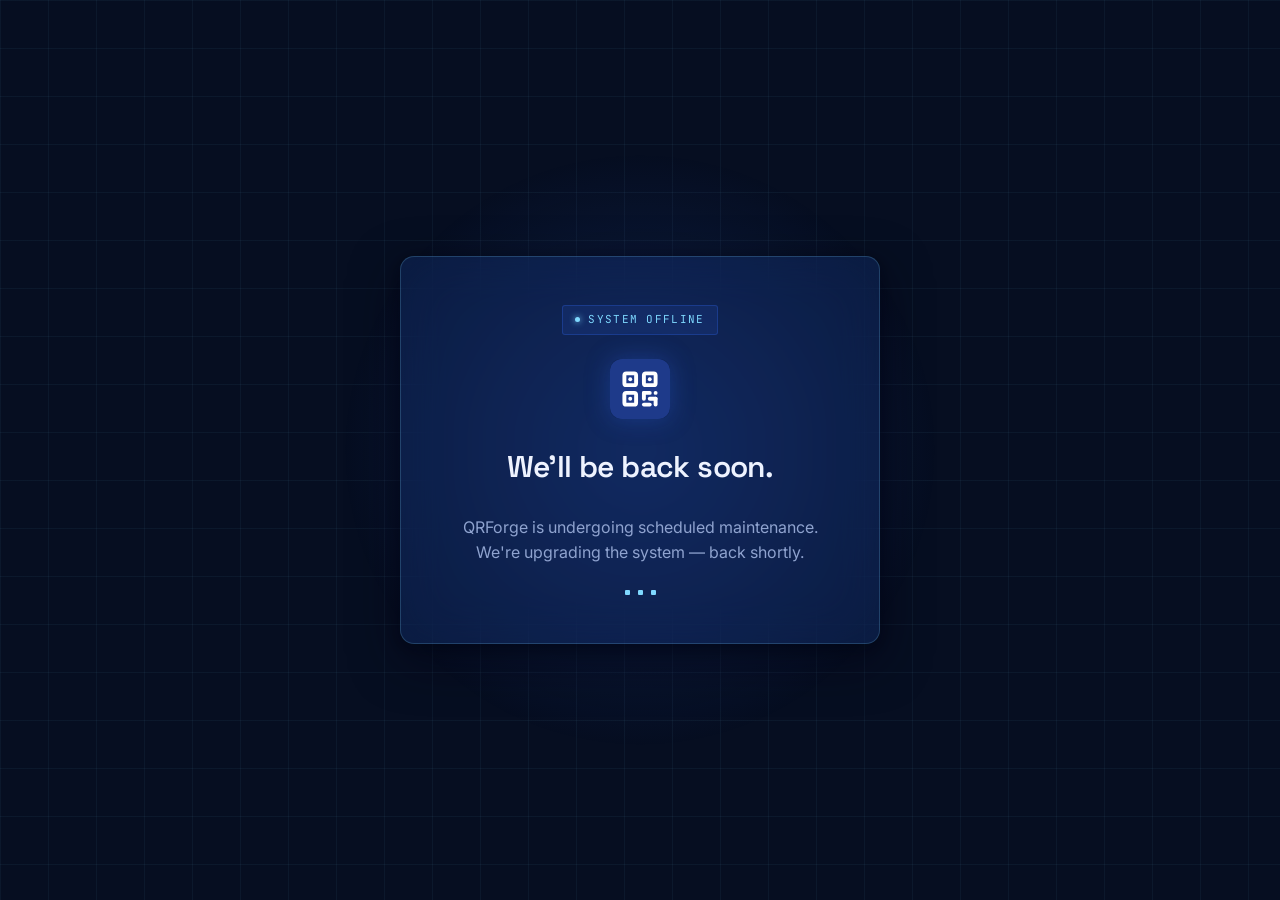
<file: public/dev/maintenance.html>
<!DOCTYPE html>
<html lang="en">
<head>
  <meta charset="UTF-8" />
  <meta name="viewport" content="width=device-width, initial-scale=1.0" />
  <title>QRForge — Maintenance</title>
  <link rel="stylesheet" href="../../css/style.css" />
  <style>
    body {
      min-height: 100vh;
      display: flex;
      flex-direction: column;
      align-items: center;
      justify-content: center;
      background: var(--surface-0);
      overflow: hidden;
    }

    /* Blueprint drafting grid */
    .maint-bg {
      position: fixed;
      inset: 0;
      z-index: 0;
      background-image:
        linear-gradient(rgba(127,217,255,0.05) 1px, transparent 1px),
        linear-gradient(90deg, rgba(127,217,255,0.05) 1px, transparent 1px);
      background-size: 48px 48px;
      animation: gridDrift 20s linear infinite;
    }
    @keyframes gridDrift {
      from { background-position: 0 0; }
      to   { background-position: 48px 48px; }
    }

    .maint-glow {
      position: fixed;
      width: 600px;
      height: 600px;
      top: 50%;
      left: 50%;
      transform: translate(-50%, -50%);
      background: radial-gradient(ellipse, rgba(44,92,214,0.24) 0%, transparent 70%);
      pointer-events: none;
      animation: glowPulse 4s ease-in-out infinite alternate;
      z-index: 0;
    }
    @keyframes glowPulse {
      from { transform: translate(-50%,-50%) scale(0.9); opacity: 0.7; }
      to   { transform: translate(-50%,-50%) scale(1.1); opacity: 1; }
    }

    .maint-card {
      position: relative;
      z-index: 2;
      background: var(--surface-glass-strong);
      backdrop-filter: blur(24px);
      border: 1px solid var(--border-medium);
      border-radius: var(--radius-xl);
      padding: 3rem 3.5rem;
      max-width: 480px;
      width: 90%;
      text-align: center;
      display: flex;
      flex-direction: column;
      align-items: center;
      gap: 1.5rem;
      box-shadow: var(--shadow-lg);
    }

    .maint-icon {
      width: 60px;
      height: 60px;
      border-radius: var(--radius-lg);
      overflow: hidden;
      box-shadow: var(--shadow-glow);
      animation: iconBob 3s ease-in-out infinite;
    }
    @keyframes iconBob {
      0%,100% { transform: translateY(0); }
      50%      { transform: translateY(-6px); }
    }

    .status-tag {
      display: inline-flex; align-items: center; gap: 8px;
      font-family: var(--font-mono);
      font-size: 0.6875rem; letter-spacing: 0.12em; text-transform: uppercase;
      color: var(--accent);
      background: rgba(44,92,214,0.14);
      border: 1px solid rgba(44,92,214,0.35);
      padding: 5px 12px; border-radius: 3px;
    }
    .status-tag::before { content: ''; width: 5px; height: 5px; background: var(--accent); box-shadow: 0 0 6px var(--accent); border-radius: 50%; animation: pulseDot 1.6s ease-in-out infinite; }
    @keyframes pulseDot { 0%,100% { opacity: 1; } 50% { opacity: 0.3; } }

    .maint-title {
      font-family: var(--font-display);
      font-size: 1.875rem;
      font-weight: 600;
      letter-spacing: -0.02em;
      color: var(--text-primary);
    }
    .maint-sub {
      font-size: 1rem;
      color: var(--text-secondary);
      line-height: 1.6;
    }

    /* Animated dots */
    .loading-dots {
      display: flex;
      gap: 8px;
      align-items: center;
    }
    .dot {
      width: 5px;
      height: 5px;
      background: var(--accent);
      border-radius: 1px;
      animation: dotBounce 1.4s ease-in-out infinite;
    }
    .dot:nth-child(2) { animation-delay: 0.2s; }
    .dot:nth-child(3) { animation-delay: 0.4s; }
    @keyframes dotBounce {
      0%,80%,100% { transform: scale(0.6); opacity: 0.4; }
      40%          { transform: scale(1); opacity: 1; }
    }
    .maint-icon {
  width: 60px;
  height: 60px;
  border-radius: var(--radius-lg);
  overflow: hidden;
  box-shadow: var(--shadow-glow);
  animation: iconBob 3s ease-in-out infinite;
}
.maint-icon svg {
  display: block;
  width: 100%;
  height: 100%;
}
  </style>
</head>
<body>
  <div class="maint-bg" aria-hidden="true"></div>
  <div class="maint-glow" aria-hidden="true"></div>

  <div class="maint-card">
    <span class="status-tag">System offline</span>
    <div class="maint-icon">
      <svg xmlns="http://www.w3.org/2000/svg" xmlns:xlink="http://www.w3.org/1999/xlink" viewBox="0 0 256 256" width="256" height="256">
            <defs><clipPath id="bgc"><rect width="256" height="256" rx="51.2"/></clipPath></defs>
            <rect width="256" height="256" rx="51.2" fill="#1e3a8a"/>
            
            <g opacity="1" transform="translate(128,128) rotate(0)" color="#ffffff"><svg x="-99.84" y="-99.84" width="199.68" height="199.68" viewBox="0 0 24 24" fill="none" stroke="currentColor" stroke-width="2" stroke-linecap="round" stroke-linejoin="round"> <path d="M4 5a1 1 0 0 1 1 -1h4a1 1 0 0 1 1 1v4a1 1 0 0 1 -1 1h-4a1 1 0 0 1 -1 -1l0 -4" /> <path d="M7 17l0 .01" /> <path d="M14 5a1 1 0 0 1 1 -1h4a1 1 0 0 1 1 1v4a1 1 0 0 1 -1 1h-4a1 1 0 0 1 -1 -1l0 -4" /> <path d="M7 7l0 .01" /> <path d="M4 15a1 1 0 0 1 1 -1h4a1 1 0 0 1 1 1v4a1 1 0 0 1 -1 1h-4a1 1 0 0 1 -1 -1l0 -4" /> <path d="M17 7l0 .01" /> <path d="M14 14l3 0" /> <path d="M20 14l0 .01" /> <path d="M14 14l0 3" /> <path d="M14 20l3 0" /> <path d="M17 17l3 0" /> <path d="M20 17l0 3" /> </svg></g>
            
      </svg>
    </div>
    <h1 class="maint-title">We'll be back soon.</h1>
    <p class="maint-sub">QRForge is undergoing scheduled maintenance. We're upgrading the system — back shortly.</p>
    <div class="loading-dots" aria-label="Loading">
      <div class="dot"></div>
      <div class="dot"></div>
      <div class="dot"></div>
    </div>
  </div>
</body>
</html>
</file>
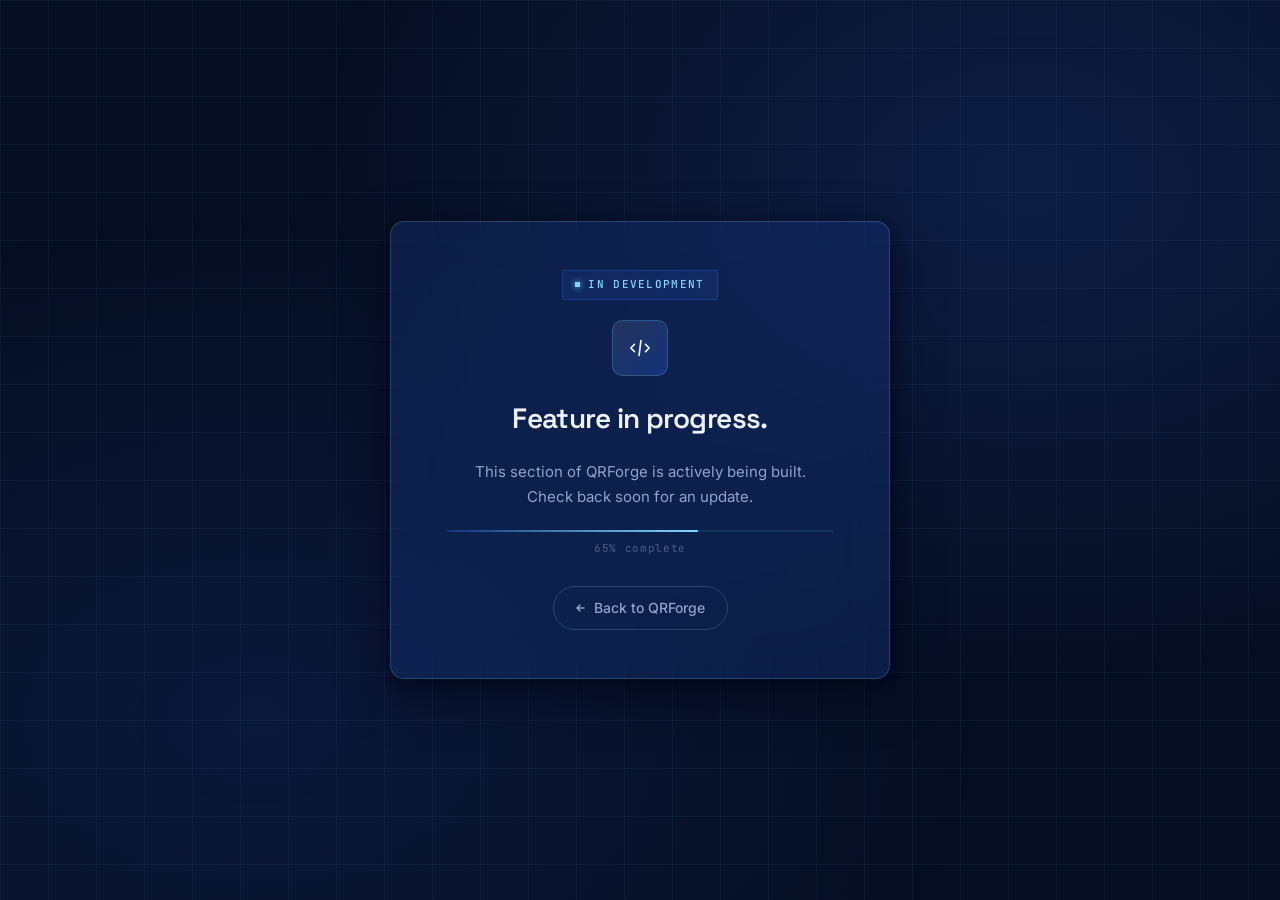
<file: public/dev/under-development.html>
<!DOCTYPE html>
<html lang="en">
<head>
  <meta charset="UTF-8" />
  <meta name="viewport" content="width=device-width, initial-scale=1.0" />
  <title>QRForge — Coming Soon</title>
  <link rel="stylesheet" href="../../css/style.css" />
  <style>
    body {
      min-height: 100vh;
      display: flex;
      flex-direction: column;
      align-items: center;
      justify-content: center;
      background: var(--surface-0);
      overflow: hidden;
    }
    .dev-bg {
      position: fixed;
      inset: 0;
      z-index: 0;
      background-image:
        linear-gradient(rgba(127,217,255,0.05) 1px, transparent 1px),
        linear-gradient(90deg, rgba(127,217,255,0.05) 1px, transparent 1px);
      background-size: 48px 48px;
    }
    .dev-bg::after {
      content: '';
      position: absolute; inset: 0;
      background:
        radial-gradient(ellipse at 20% 80%, rgba(28,70,163,0.20) 0%, transparent 50%),
        radial-gradient(ellipse at 80% 20%, rgba(44,92,214,0.20) 0%, transparent 50%);
    }
    .dev-card {
      position: relative;
      z-index: 2;
      background: var(--surface-glass-strong);
      backdrop-filter: blur(24px);
      border: 1px solid var(--border-medium);
      border-radius: var(--radius-xl);
      padding: 3rem 3.5rem;
      max-width: 500px;
      width: 90%;
      text-align: center;
      display: flex;
      flex-direction: column;
      align-items: center;
      gap: 1.25rem;
      box-shadow: var(--shadow-lg);
    }
    .dev-badge {
      display: inline-flex;
      align-items: center;
      gap: 8px;
      padding: 5px 12px;
      border-radius: 3px;
      font-family: var(--font-mono);
      font-size: 0.6875rem;
      font-weight: 500;
      letter-spacing: 0.12em;
      text-transform: uppercase;
      background: rgba(44,92,214,0.14);
      color: var(--accent);
      border: 1px solid rgba(44,92,214,0.35);
    }
    .dev-badge::before { content: ''; width: 5px; height: 5px; background: var(--accent); box-shadow: 0 0 6px var(--accent); }
    .dev-icon {
      width: 56px;
      height: 56px;
      background: linear-gradient(135deg, var(--slate), var(--blue-700));
      border: 1px solid var(--border-medium);
      border-radius: var(--radius-lg);
      display: flex;
      align-items: center;
      justify-content: center;
      animation: devIconPulse 3s ease-in-out infinite;
    }
    @keyframes devIconPulse {
      0%,100% { box-shadow: 0 0 0 0 rgba(36,52,92,0.4); }
      50%      { box-shadow: 0 0 0 12px rgba(36,52,92,0); }
    }
    .dev-title {
      font-family: var(--font-display);
      font-size: 1.75rem;
      font-weight: 600;
      letter-spacing: -0.02em;
      color: var(--text-primary);
    }
    .dev-sub {
      font-size: 0.9375rem;
      color: var(--text-secondary);
      line-height: 1.65;
      max-width: 340px;
    }
    /* Progress — dimension-line style */
    .progress-wrap {
      width: 100%;
      height: 2px;
      background: var(--border-subtle);
      border-radius: 9999px;
      overflow: hidden;
    }
    .progress-bar {
      height: 100%;
      width: 0;
      background: linear-gradient(90deg, var(--blue-700), var(--accent));
      border-radius: 9999px;
      animation: progressFill 2.5s var(--ease-out) forwards;
    }
    @keyframes progressFill {
      from { width: 0; }
      to   { width: 65%; }
    }
    .progress-label {
      font-family: var(--font-mono);
      font-size: 0.6875rem;
      color: var(--text-muted);
      letter-spacing: 0.06em;
      margin-top: 8px;
      align-self: flex-start;
    }
    .back-link {
      display: inline-flex;
      align-items: center;
      gap: 6px;
      padding: 10px 22px;
      border-radius: 9999px;
      background: transparent;
      border: 1px solid var(--border-medium);
      font-size: 0.875rem;
      font-weight: 500;
      color: var(--text-secondary);
      text-decoration: none;
      transition: border-color 0.2s, color 0.2s;
      margin-top: 0.5rem;
    }
    .back-link:hover { border-color: var(--border-bright); color: var(--text-primary); }
  </style>
</head>
<body>
  <div class="dev-bg" aria-hidden="true"></div>

  <div class="dev-card">
    <span class="dev-badge">In development</span>
    <div class="dev-icon">
      <svg width="24" height="24" viewBox="0 0 26 26" fill="none">
        <path d="M7 9l-4 4 4 4M19 9l4 4-4 4M14 5l-2 16" stroke="#eaf7ff" stroke-width="1.8" stroke-linecap="round" stroke-linejoin="round"/>
      </svg>
    </div>
    <h1 class="dev-title">Feature in progress.</h1>
    <p class="dev-sub">This section of QRForge is actively being built. Check back soon for an update.</p>
    <div style="width:100%;">
      <div class="progress-wrap">
        <div class="progress-bar"></div>
      </div>
      <div class="progress-label">65% complete</div>
    </div>
    <a href="../../index.html" class="back-link">
      <svg width="12" height="12" viewBox="0 0 12 12" fill="none"><path d="M8 6H2M4 3L1 6l3 3" stroke="currentColor" stroke-width="1.5" stroke-linecap="round" stroke-linejoin="round"/></svg>
      Back to QRForge
    </a>
  </div>
</body>
</html>
</file>
<file: css/style.css>
/* ═══════════════════════════════════════════════════════════
   QRForge — Design System "Blueprint"
   A technical-drafting aesthetic: QR finder patterns and print
   registration marks share the same visual language, so the
   whole product borrows the grammar of architectural blueprints —
   ink-blue fields, hairline grids, crosshairs, dimension labels.
   ═══════════════════════════════════════════════════════════ */

@import url('https://fonts.googleapis.com/css2?family=Space+Grotesk:wght@400;500;600;700&family=Inter:wght@400;500;600&family=JetBrains+Mono:wght@400;500&display=swap');

/* ─── CSS Variables ─────────────────────────────────────── */
:root {
  /* Core palette — "blueprint" blues, ink, and drafting cyan */
  --navy-900: #030916;
  --navy-800: #06122a;
  --navy-700: #0a1c40;
  --blue-700: #14337a;
  --blue-600: #1c46a3;
  --blue-500: #2c5cd6;
  --blue-400: #4d7bf0;
  --slate:    #24345c;
  --slate-light: #33456f;
  --accent:   #7fd9ff;
  --accent-dim: #4fa8db;
  --accent-bright: #eaf7ff;

  /* Surface colors */
  --surface-0: #060e21;
  --surface-1: #0a1730;
  --surface-2: #0f1f42;
  --surface-3: #15295a;
  --surface-glass: rgba(28, 70, 163, 0.14);
  --surface-glass-strong: rgba(28, 70, 163, 0.26);

  /* "Paper" — light drafting-table surfaces used inside the tool */
  --paper-0: #f5f7fc;
  --paper-1: #eceff8;
  --paper-2: #e2e7f4;
  --ink: #0a1428;
  --ink-dim: #46527a;

  /* Text */
  --text-primary: #eef3ff;
  --text-secondary: #8fa3cf;
  --text-muted: #4c5c88;
  --text-accent: #7fd9ff;

  /* Borders — hairline drafting lines */
  --border-subtle: rgba(127, 217, 255, 0.10);
  --border-medium: rgba(127, 217, 255, 0.20);
  --border-bright: rgba(127, 217, 255, 0.40);

  /* Shadows */
  --shadow-sm: 0 1px 3px rgba(0,4,20,0.4), 0 1px 2px rgba(0,4,20,0.3);
  --shadow-md: 0 4px 20px rgba(0,4,20,0.5), 0 2px 8px rgba(3,9,22,0.4);
  --shadow-lg: 0 16px 48px rgba(0,4,20,0.55), 0 4px 14px rgba(3,9,22,0.5);
  --shadow-glow: 0 0 24px rgba(44,92,214,0.35);
  --shadow-accent: 0 0 32px rgba(127,217,255,0.18);

  /* Spacing */
  --space-1: 4px;
  --space-2: 8px;
  --space-3: 12px;
  --space-4: 16px;
  --space-5: 20px;
  --space-6: 24px;
  --space-8: 32px;
  --space-10: 40px;
  --space-12: 48px;
  --space-16: 64px;
  --space-20: 80px;
  --space-24: 96px;

  /* Radius — sharper, more drafted than the previous rounded-blob look */
  --radius-sm: 3px;
  --radius-md: 6px;
  --radius-lg: 10px;
  --radius-xl: 14px;
  --radius-2xl: 20px;
  --radius-full: 9999px;

  /* Typography */
  --font-display: 'Space Grotesk', 'Inter', -apple-system, BlinkMacSystemFont, sans-serif;
  --font-sans: 'Inter', -apple-system, BlinkMacSystemFont, sans-serif;
  --font-mono: 'JetBrains Mono', 'SF Mono', monospace;

  /* Transitions */
  --ease-out: cubic-bezier(0.16, 1, 0.3, 1);
  --ease-in-out: cubic-bezier(0.45, 0, 0.55, 1);
  --ease-spring: cubic-bezier(0.34, 1.56, 0.64, 1);
  --duration-fast: 150ms;
  --duration-base: 250ms;
  --duration-slow: 400ms;
  --duration-xl: 700ms;
}

/* ─── Reset & Base ──────────────────────────────────────── */
*, *::before, *::after {
  box-sizing: border-box;
  margin: 0;
  padding: 0;
}

html {
  font-size: 16px;
  scroll-behavior: smooth;
  -webkit-font-smoothing: antialiased;
  -moz-osx-font-smoothing: grayscale;
}

body {
  font-family: var(--font-sans);
  background: var(--surface-0);
  color: var(--text-primary);
  line-height: 1.6;
  min-height: 100vh;
  overflow-x: hidden;
}

a {
  color: var(--accent-dim);
  text-decoration: none;
  transition: color var(--duration-fast) var(--ease-out);
}
a:hover { color: var(--accent); }

img, svg { display: block; max-width: 100%; }

button, input, select, textarea {
  font-family: inherit;
  font-size: inherit;
}

:focus-visible {
  outline: 2px solid var(--accent);
  outline-offset: 2px;
}

@media (prefers-reduced-motion: reduce) {
  *, *::before, *::after {
    animation-duration: 0.01ms !important;
    animation-iteration-count: 1 !important;
    transition-duration: 0.01ms !important;
    scroll-behavior: auto !important;
  }
}

/* ─── Scrollbar ─────────────────────────────────────────── */
::-webkit-scrollbar { width: 6px; height: 6px; }
::-webkit-scrollbar-track { background: var(--surface-1); }
::-webkit-scrollbar-thumb {
  background: var(--blue-700);
  border-radius: var(--radius-full);
}
::-webkit-scrollbar-thumb:hover { background: var(--blue-500); }

/* ─── Selection ─────────────────────────────────────────── */
::selection {
  background: rgba(127, 217, 255, 0.25);
  color: var(--accent-bright);
}

/* ─── Typography Scale ──────────────────────────────────── */
.display-xl {
  font-family: var(--font-display);
  font-size: clamp(2.8rem, 6.6vw, 6rem);
  font-weight: 500;
  line-height: 1.02;
  letter-spacing: -0.03em;
}
.display-lg {
  font-family: var(--font-display);
  font-size: clamp(2.1rem, 4.6vw, 3.75rem);
  font-weight: 500;
  line-height: 1.06;
  letter-spacing: -0.025em;
}
.display-md {
  font-family: var(--font-display);
  font-size: clamp(1.6rem, 3vw, 2.5rem);
  font-weight: 500;
  line-height: 1.14;
  letter-spacing: -0.02em;
}
.heading-lg { font-family: var(--font-display); font-size: 1.5rem; font-weight: 600; letter-spacing: -0.01em; }
.heading-md { font-family: var(--font-display); font-size: 1.25rem; font-weight: 600; letter-spacing: -0.01em; }
.heading-sm { font-family: var(--font-display); font-size: 1rem; font-weight: 600; letter-spacing: -0.005em; }
.body-lg { font-size: 1.125rem; line-height: 1.7; font-weight: 400; }
.body-md { font-size: 1rem; line-height: 1.65; }
.body-sm { font-size: 0.875rem; line-height: 1.6; }
.caption { font-family: var(--font-mono); font-size: 0.6875rem; letter-spacing: 0.08em; text-transform: uppercase; }
.mono { font-family: var(--font-mono); }

/* ─── Gradient Text ─────────────────────────────────────── */
.gradient-text {
  background: linear-gradient(100deg, var(--accent) 0%, var(--blue-400) 55%, var(--accent-dim) 100%);
  -webkit-background-clip: text;
  -webkit-text-fill-color: transparent;
  background-clip: text;
}

/* ─── Buttons ───────────────────────────────────────────── */
.btn {
  display: inline-flex;
  align-items: center;
  gap: var(--space-2);
  padding: 12px 24px;
  border-radius: var(--radius-full);
  border: none;
  cursor: pointer;
  font-weight: 500;
  font-size: 0.9375rem;
  font-family: var(--font-sans);
  transition:
    transform var(--duration-fast) var(--ease-spring),
    box-shadow var(--duration-base) var(--ease-out),
    background var(--duration-fast) var(--ease-out);
  position: relative;
  overflow: hidden;
  white-space: nowrap;
}
.btn::after {
  content: '';
  position: absolute;
  inset: 0;
  background: rgba(255,255,255,0);
  transition: background var(--duration-fast) var(--ease-out);
  border-radius: inherit;
}
.btn:hover::after { background: rgba(255,255,255,0.06); }
.btn:active { transform: scale(0.97); }

.btn-primary {
  background: linear-gradient(135deg, var(--blue-500), var(--blue-700));
  color: var(--accent-bright);
  box-shadow: var(--shadow-md), var(--shadow-glow);
}
.btn-primary:hover {
  box-shadow: var(--shadow-lg), 0 0 40px rgba(44,92,214,0.45);
  transform: translateY(-1px);
}

.btn-ghost {
  background: transparent;
  color: var(--text-secondary);
  border: 1px solid var(--border-medium);
}
.btn-ghost:hover {
  border-color: var(--border-bright);
  color: var(--text-primary);
}

.btn-accent {
  background: linear-gradient(135deg, rgba(127,217,255,0.16), rgba(127,217,255,0.08));
  color: var(--accent);
  border: 1px solid var(--border-bright);
  backdrop-filter: blur(8px);
}
.btn-accent:hover {
  background: linear-gradient(135deg, rgba(127,217,255,0.24), rgba(127,217,255,0.12));
  box-shadow: var(--shadow-accent);
}

.btn-sm { padding: 8px 16px; font-size: 0.8125rem; }
.btn-lg { padding: 16px 36px; font-size: 1.0625rem; }
.btn-icon {
  padding: 10px;
  border-radius: var(--radius-md);
  width: 40px;
  height: 40px;
  justify-content: center;
}

/* ─── Glass / Panel Card ────────────────────────────────── */
.glass {
  background: var(--surface-glass);
  backdrop-filter: blur(20px) saturate(160%);
  -webkit-backdrop-filter: blur(20px) saturate(160%);
  border: 1px solid var(--border-subtle);
  border-radius: var(--radius-xl);
}
.glass-strong {
  background: var(--surface-glass-strong);
  backdrop-filter: blur(28px) saturate(180%);
  -webkit-backdrop-filter: blur(28px) saturate(180%);
  border: 1px solid var(--border-medium);
  border-radius: var(--radius-xl);
}

/* ─── Form Controls ─────────────────────────────────────── */
.input-field {
  width: 100%;
  padding: 12px 16px;
  background: rgba(255,255,255,0.04);
  border: 1px solid var(--border-subtle);
  border-radius: var(--radius-md);
  color: var(--text-primary);
  font-size: 0.9375rem;
  transition:
    border-color var(--duration-fast) var(--ease-out),
    box-shadow var(--duration-fast) var(--ease-out),
    background var(--duration-fast) var(--ease-out);
  outline: none;
}
.input-field:focus {
  border-color: var(--blue-400);
  background: rgba(255,255,255,0.06);
  box-shadow: 0 0 0 3px rgba(44,92,214,0.18);
}
.input-field::placeholder { color: var(--text-muted); }

.label {
  display: block;
  font-size: 0.8125rem;
  font-weight: 500;
  color: var(--text-secondary);
  letter-spacing: 0.02em;
  margin-bottom: var(--space-2);
}

/* Range slider */
input[type="range"] {
  -webkit-appearance: none;
  appearance: none;
  width: 100%;
  height: 4px;
  background: var(--surface-3);
  border-radius: var(--radius-full);
  outline: none;
  cursor: pointer;
}
input[type="range"]::-webkit-slider-thumb {
  -webkit-appearance: none;
  width: 16px;
  height: 16px;
  background: var(--accent);
  border-radius: 3px;
  box-shadow: 0 2px 8px rgba(0,0,0,0.4);
  transition: transform var(--duration-fast) var(--ease-spring);
  cursor: grab;
}
input[type="range"]::-webkit-slider-thumb:active {
  transform: scale(1.25);
  cursor: grabbing;
}
input[type="range"]::-moz-range-thumb {
  width: 16px; height: 16px;
  background: var(--accent);
  border-radius: 3px;
  border: none;
  cursor: grab;
}

/* Color picker */
input[type="color"] {
  -webkit-appearance: none;
  appearance: none;
  width: 40px;
  height: 40px;
  border: 2px solid var(--border-medium);
  border-radius: var(--radius-md);
  background: transparent;
  cursor: pointer;
  padding: 2px;
  transition: border-color var(--duration-fast) var(--ease-out);
}
input[type="color"]:hover { border-color: var(--border-bright); }
input[type="color"]::-webkit-color-swatch-wrapper { padding: 0; }
input[type="color"]::-webkit-color-swatch {
  border: none;
  border-radius: 2px;
}

/* Select */
select.input-field {
  appearance: none;
  background-image: url("data:image/svg+xml,%3Csvg xmlns='http://www.w3.org/2000/svg' viewBox='0 0 16 16'%3E%3Cpath fill='%238fa3cf' d='M4.5 6l3.5 3.5L11.5 6'/%3E%3C/svg%3E");
  background-repeat: no-repeat;
  background-position: right 12px center;
  padding-right: 36px;
}

/* ─── Divider ───────────────────────────────────────────── */
.divider {
  height: 1px;
  background: var(--border-subtle);
  margin: var(--space-6) 0;
}

/* ─── Badge ─────────────────────────────────────────────── */
.badge {
  display: inline-flex;
  align-items: center;
  gap: var(--space-1);
  padding: 4px 10px;
  border-radius: var(--radius-sm);
  font-family: var(--font-mono);
  font-size: 0.6875rem;
  font-weight: 500;
  letter-spacing: 0.08em;
  text-transform: uppercase;
}
.badge-blue {
  background: rgba(44,92,214,0.15);
  color: var(--accent);
  border: 1px solid rgba(44,92,214,0.35);
}
.badge-blue::before {
  content: '';
  width: 5px;
  height: 5px;
  background: var(--accent);
  box-shadow: 0 0 6px var(--accent);
}

/* ─── Blueprint Signature Elements ──────────────────────── */
/* Hairline grid field — replaces the old glowing mesh blobs */
.bg-mesh {
  position: fixed;
  inset: 0;
  z-index: -1;
  overflow: hidden;
  pointer-events: none;
  background-color: var(--surface-0);
  background-image:
    linear-gradient(rgba(127,217,255,0.05) 1px, transparent 1px),
    linear-gradient(90deg, rgba(127,217,255,0.05) 1px, transparent 1px);
  background-size: 56px 56px;
}
.bg-mesh::before {
  content: '';
  position: absolute;
  inset: 0;
  background:
    radial-gradient(ellipse 60% 45% at 18% 8%, rgba(44,92,214,0.30) 0%, transparent 60%),
    radial-gradient(ellipse 55% 40% at 88% 82%, rgba(28,70,163,0.26) 0%, transparent 60%);
}
.bg-mesh::after {
  content: '';
  position: absolute;
  inset: 0;
  background: linear-gradient(180deg, rgba(6,14,33,0) 0%, var(--surface-0) 92%);
}

/* Crosshair / registration mark — echoes a QR finder pattern corner */
.crosshair {
  position: relative;
  width: 14px;
  height: 14px;
  flex-shrink: 0;
}
.crosshair::before,
.crosshair::after {
  content: '';
  position: absolute;
  background: var(--border-bright);
}
.crosshair::before { top: 50%; left: 0; width: 100%; height: 1px; transform: translateY(-50%); }
.crosshair::after { left: 50%; top: 0; width: 1px; height: 100%; transform: translateX(-50%); }

/* Dimension-line label: ⊢ LABEL ⊣ */
.dim-label {
  display: inline-flex;
  align-items: center;
  gap: 8px;
  font-family: var(--font-mono);
  font-size: 0.6875rem;
  letter-spacing: 0.12em;
  text-transform: uppercase;
  color: var(--text-muted);
}
.dim-label::before,
.dim-label::after {
  content: '';
  width: 20px;
  height: 1px;
  background: var(--border-bright);
}

/* Corner registration brackets on a relatively-positioned container */
.corner-frame { position: relative; }
.corner-frame::before,
.corner-frame::after,
.corner-frame .cf-tr,
.corner-frame .cf-bl {
  content: '';
  position: absolute;
  width: 16px;
  height: 16px;
  pointer-events: none;
}
.corner-frame::before { top: -1px; left: -1px; border-top: 1.5px solid var(--accent); border-left: 1.5px solid var(--accent); }
.corner-frame::after { bottom: -1px; right: -1px; border-bottom: 1.5px solid var(--accent); border-right: 1.5px solid var(--accent); }
.corner-frame .cf-tr { top: -1px; right: -1px; border-top: 1.5px solid var(--accent); border-right: 1.5px solid var(--accent); }
.corner-frame .cf-bl { bottom: -1px; left: -1px; border-bottom: 1.5px solid var(--accent); border-left: 1.5px solid var(--accent); }

/* ─── Nav ───────────────────────────────────────────────── */
.nav {
  position: fixed;
  top: 0;
  left: 0;
  right: 0;
  z-index: 100;
  height: 64px;
  display: flex;
  align-items: center;
  padding: 0 var(--space-8);
  background: rgba(6,14,33,0.75);
  backdrop-filter: blur(24px) saturate(160%);
  -webkit-backdrop-filter: blur(24px) saturate(160%);
  border-bottom: 1px solid var(--border-subtle);
  transition: background var(--duration-slow) var(--ease-out);
}
.nav-inner {
  width: 100%;
  max-width: 1200px;
  margin: 0 auto;
  display: flex;
  align-items: center;
  justify-content: space-between;
}
.nav-logo {
  display: flex;
  align-items: center;
  gap: var(--space-3);
  text-decoration: none;
}
.nav-logo-mark {
  width: 32px;
  height: 32px;
  border-radius: var(--radius-md);
  overflow: hidden;
  box-shadow: var(--shadow-glow);
  flex-shrink: 0;
}
.nav-logo-text {
  font-family: var(--font-display);
  font-size: 1.0625rem;
  font-weight: 600;
  color: var(--text-primary);
  letter-spacing: -0.01em;
}
.nav-links {
  display: flex;
  align-items: center;
  gap: var(--space-2);
}
.nav-link {
  padding: 8px 14px;
  border-radius: var(--radius-md);
  font-size: 0.875rem;
  font-weight: 500;
  color: var(--text-secondary);
  transition:
    color var(--duration-fast) var(--ease-out),
    background var(--duration-fast) var(--ease-out);
}
.nav-link:hover {
  color: var(--text-primary);
  background: rgba(255,255,255,0.05);
}
.nav-link.active { color: var(--accent); }

/* ─── Page Enter Animation ──────────────────────────────── */
.page-enter {
  animation: pageEnter var(--duration-xl) var(--ease-out) forwards;
}
@keyframes pageEnter {
  from { opacity: 0; transform: translateY(20px); }
  to   { opacity: 1; transform: translateY(0); }
}
.fade-in-up {
  opacity: 0;
  animation: pageEnter var(--duration-xl) var(--ease-out) forwards;
}
.delay-1 { animation-delay: 100ms; }
.delay-2 { animation-delay: 200ms; }
.delay-3 { animation-delay: 350ms; }
.delay-4 { animation-delay: 500ms; }
.delay-5 { animation-delay: 650ms; }

/* ─── Footer ────────────────────────────────────────────── */
.footer {
  border-top: 1px solid var(--border-subtle);
  padding: var(--space-10) var(--space-8);
  margin-top: auto;
}
.footer-inner {
  max-width: 1200px;
  margin: 0 auto;
  display: flex;
  align-items: center;
  justify-content: space-between;
  gap: var(--space-6);
  flex-wrap: wrap;
}
.footer-copy {
  font-size: 0.8125rem;
  color: var(--text-muted);
}
.footer-github {
  display: flex;
  align-items: center;
  gap: var(--space-2);
  font-size: 0.8125rem;
  color: var(--text-secondary);
  padding: 8px 14px;
  border: 1px solid var(--border-subtle);
  border-radius: var(--radius-full);
  transition:
    color var(--duration-fast) var(--ease-out),
    border-color var(--duration-fast) var(--ease-out),
    box-shadow var(--duration-fast) var(--ease-out);
}
.footer-github:hover {
  color: var(--text-primary);
  border-color: var(--border-bright);
  box-shadow: var(--shadow-glow);
}

/* ─── Utility ───────────────────────────────────────────── */
.sr-only {
  position: absolute;
  width: 1px;
  height: 1px;
  overflow: hidden;
  clip: rect(0,0,0,0);
  white-space: nowrap;
}
.flex { display: flex; }
.flex-col { display: flex; flex-direction: column; }
.items-center { align-items: center; }
.justify-between { justify-content: space-between; }
.gap-2 { gap: var(--space-2); }
.gap-4 { gap: var(--space-4); }
.gap-6 { gap: var(--space-6); }
.w-full { width: 100%; }
.text-center { text-align: center; }
.text-muted { color: var(--text-muted); }
.text-secondary { color: var(--text-secondary); }
.text-accent { color: var(--accent); }
.mt-2 { margin-top: var(--space-2); }
.mt-4 { margin-top: var(--space-4); }
.mt-6 { margin-top: var(--space-6); }
.mt-8 { margin-top: var(--space-8); }
.mb-2 { margin-bottom: var(--space-2); }
.mb-4 { margin-bottom: var(--space-4); }
.pt-nav { padding-top: 64px; }

/* ─── Responsive ────────────────────────────────────────── */
@media (max-width: 768px) {
  .nav { padding: 0 var(--space-4); }
  .nav-links .btn:not(.nav-link) { display: none; }
  .footer-inner { flex-direction: column; text-align: center; }
}
@media (max-width: 480px) {
  :root {
    --space-8: 20px;
    --space-10: 32px;
    --space-12: 40px;
  }
}
</file>
